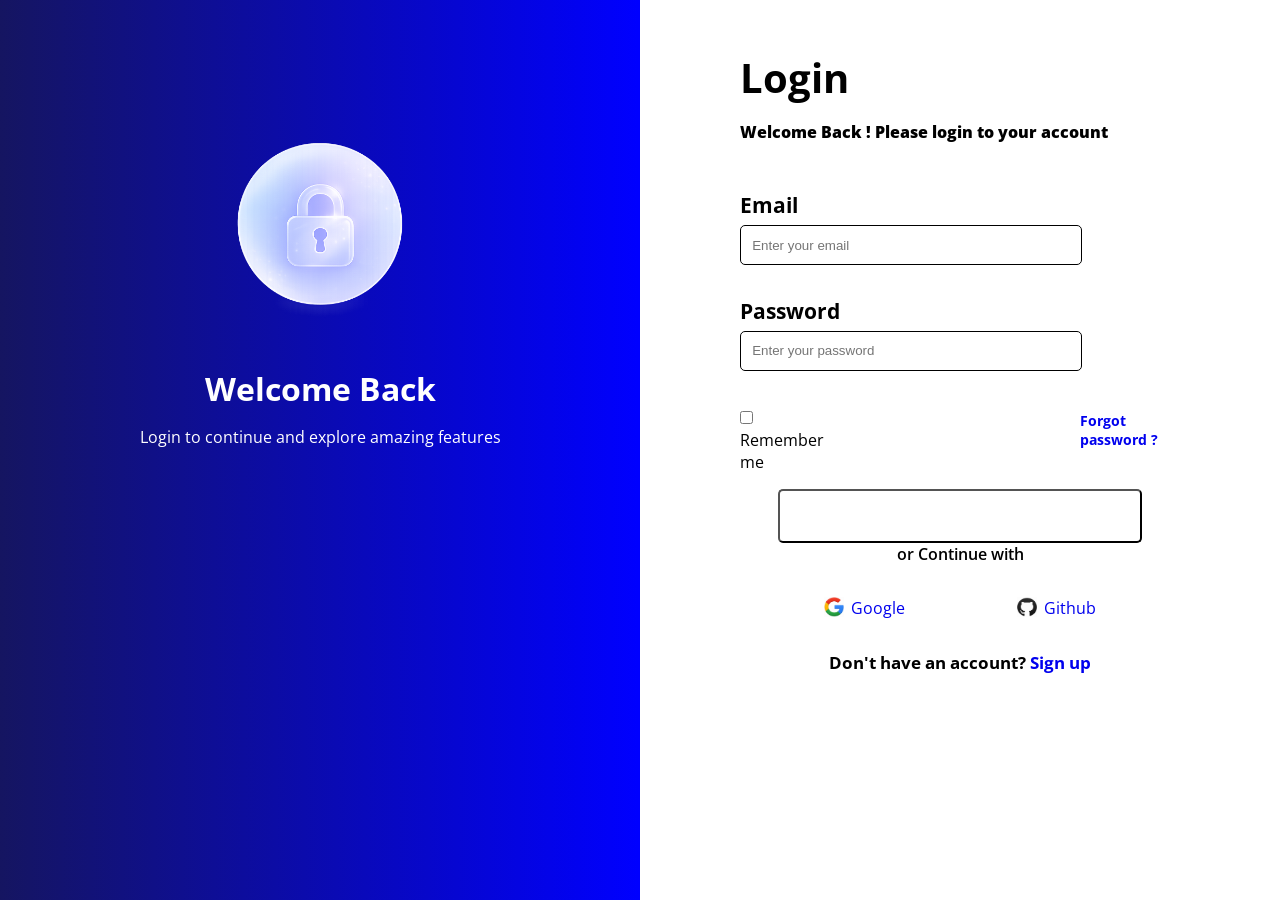
<file: index.html>
<!doctype html>
<html lang="en">
  <head>
    <meta charset="UTF-8" />
    <meta name="viewport" content="width=device-width, initial-scale=1.0" />
    <title>Document</title>
    <link rel="stylesheet" href="Login.css" />
  </head>
  <body>
    <main class="container">
      <!-- || Left panel -->
      <div class="left_panel">
        <img
          src="Images/Lock.png"
          alt="Lock image"
          class="lock_img"
          height="267"
          width="400"
        />
        <h1 class="left_panel__title">Welcome Back</h1>
        <p class="left_panel__description">
          Login to continue and explore amazing features
        </p>
      </div>

      <!-- || Right panel -->
      <div class="right_panel">
        <h1 class="right_panel__heading">Login</h1>
        <p class="right_panel__description">
          Welcome Back ! Please login to your account
        </p>

        <!-- || form  -->
        <form>
          <div class="form__flex">
            <div>
              <h2 class="form__heading">Email</h2>
              <input class="Email" type="text" placeholder="Enter your email" />
            </div>
            <div>
              <h2 class="form__heading form__heading--password">Password</h2>
              <input
                class="password"
                type="text"
                placeholder="Enter your password"
              />
            </div>
          </div>
        </form>

        <!-- || Checkbox part -->
        <div class="checkbox">
          <label class="remember">
            <input type="checkbox" /> <span class="nowrap">Remember me</span>
          </label>

          <a href="#"><h2>Forgot password ?</h2></a>
        </div>

        <!-- || Login button  -->
        <button href="#" type="button" class="login" style="text-align: center">
          Login
        </button>

        <!-- <div class="button-container">
          <button class="login">Login</button>
        </div> -->

        <!-- || option text part  -->
        <h2 class="text">or Continue with</h2>

        <!-- || options  -->
        <div class="option">
          <div class="option__Google">
            <img
              src="Images/google image.jpeg"
              alt="Google"
              height="20"
              width="20"
            />
            <a href="https://www.google.com/">Google</a>
          </div>

          <div class="option__Github">
            <img src="Images/github.jpeg" alt="Github" width="20" height="20" />
            <a href="https://github.com/">Github</a>
          </div>
        </div>

        <!-- || Footer  -->
        <footer>
          <h2>Don't have an account? <a href="signup.html">Sign up</a></h2>
        </footer>
      </div>
    </main>

    <script src="script.js"></script>
  </body>
</html>
</file>
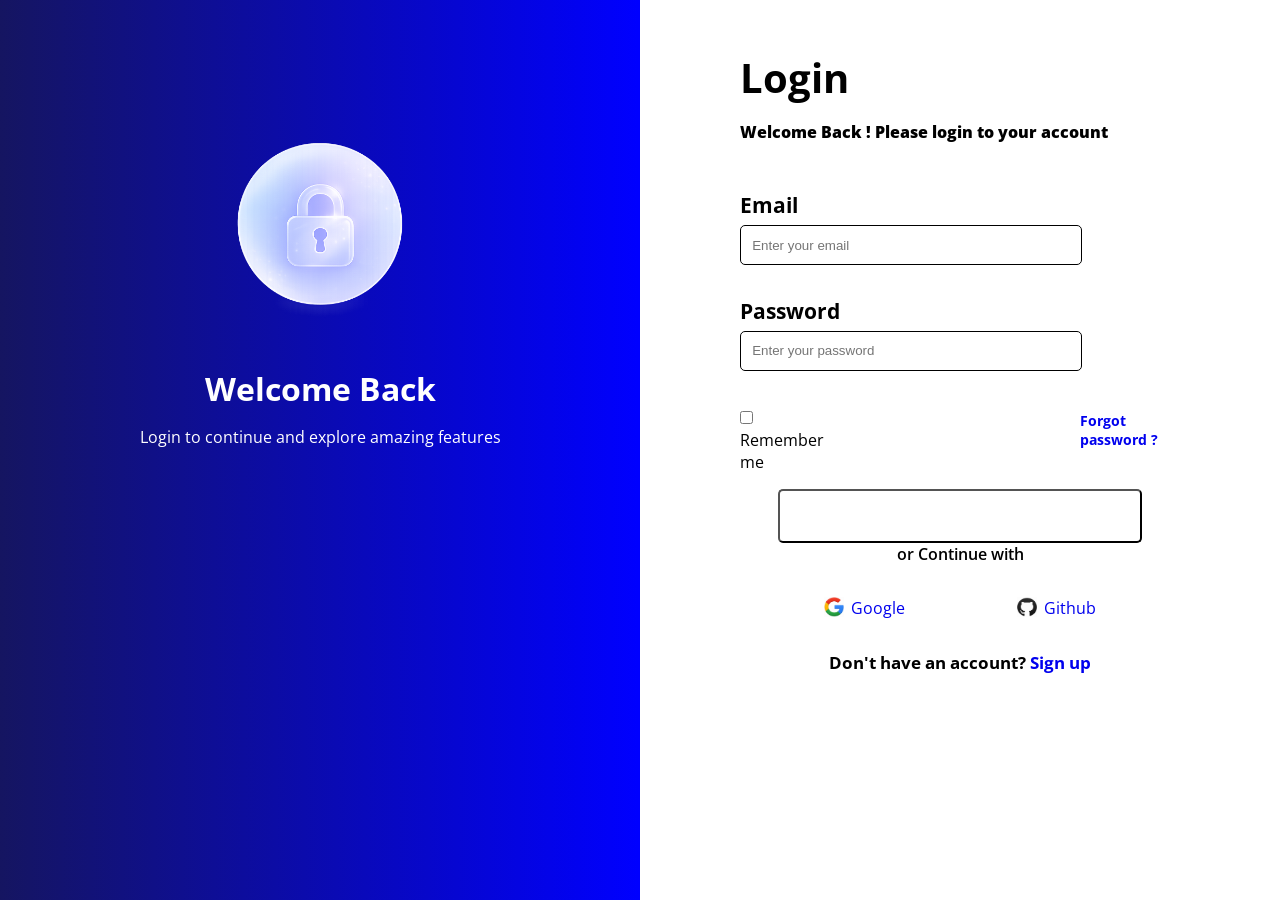
<file: Login.html>
<!doctype html>
<html lang="en">
  <head>
    <meta charset="UTF-8" />
    <meta name="viewport" content="width=device-width, initial-scale=1.0" />
    <title>Document</title>
    <link rel="stylesheet" href="Login.css" />
  </head>
  <body>
    <main class="container">
      <!-- || Left panel -->
      <div class="left_panel">
        <img
          src="Images\Lock.png"
          alt="Lock image"
          class="lock_img"
          height="267"
          width="400"
        />
        <h1 class="left_panel__title">Welcome Back</h1>
        <p class="left_panel__description">
          Login to continue and explore amazing features
        </p>
      </div>

      <!-- || Right panel -->
      <div class="right_panel">
        <h1 class="right_panel__heading">Login</h1>
        <p class="right_panel__description">
          Welcome Back ! Please login to your account
        </p>

        <!-- || form  -->
        <form>
          <div class="form__flex">
            <div>
              <h2 class="form__heading">Email</h2>
              <input type="text" placeholder="Enter your email" />
            </div>
            <div>
              <h2 class="form__heading form__heading--password">Password</h2>
              <input type="text" placeholder="Enter your password" />
            </div>
          </div>
        </form>

        <!-- || Checkbox part -->
        <div class="checkbox">
          <label class="remember">
            <input type="checkbox" /> <span class="nowrap">Remember me</span>
          </label>

          <a href="#"><h2>Forgot password ?</h2></a>
        </div>

        <!-- || Login button  -->
        <button href="#" class="login" style="text-align: center">Login</button>

        <!-- || option text part  -->
        <h2 class="text">or Continue with</h2>

        <!-- || options  -->
        <div class="option">
          <div class="option__Google">
            <img
              src="Images\google image.jpeg"
              alt="Google"
              height="20"
              width="20"
            />
            <a href="https://www.google.com/">Google</a>
          </div>

          <div class="option__Github">
            <img src="Images\github.jpeg" alt="Github" width="20" height="20" />
            <a href="https://github.com/">Github</a>
          </div>
        </div>

        <!-- || Footer  -->
        <footer>
          <h2>Don't have an account? <a href="signup.html">Sign up</a></h2>
        </footer>
      </div>
    </main>
  </body>
</html>
</file>
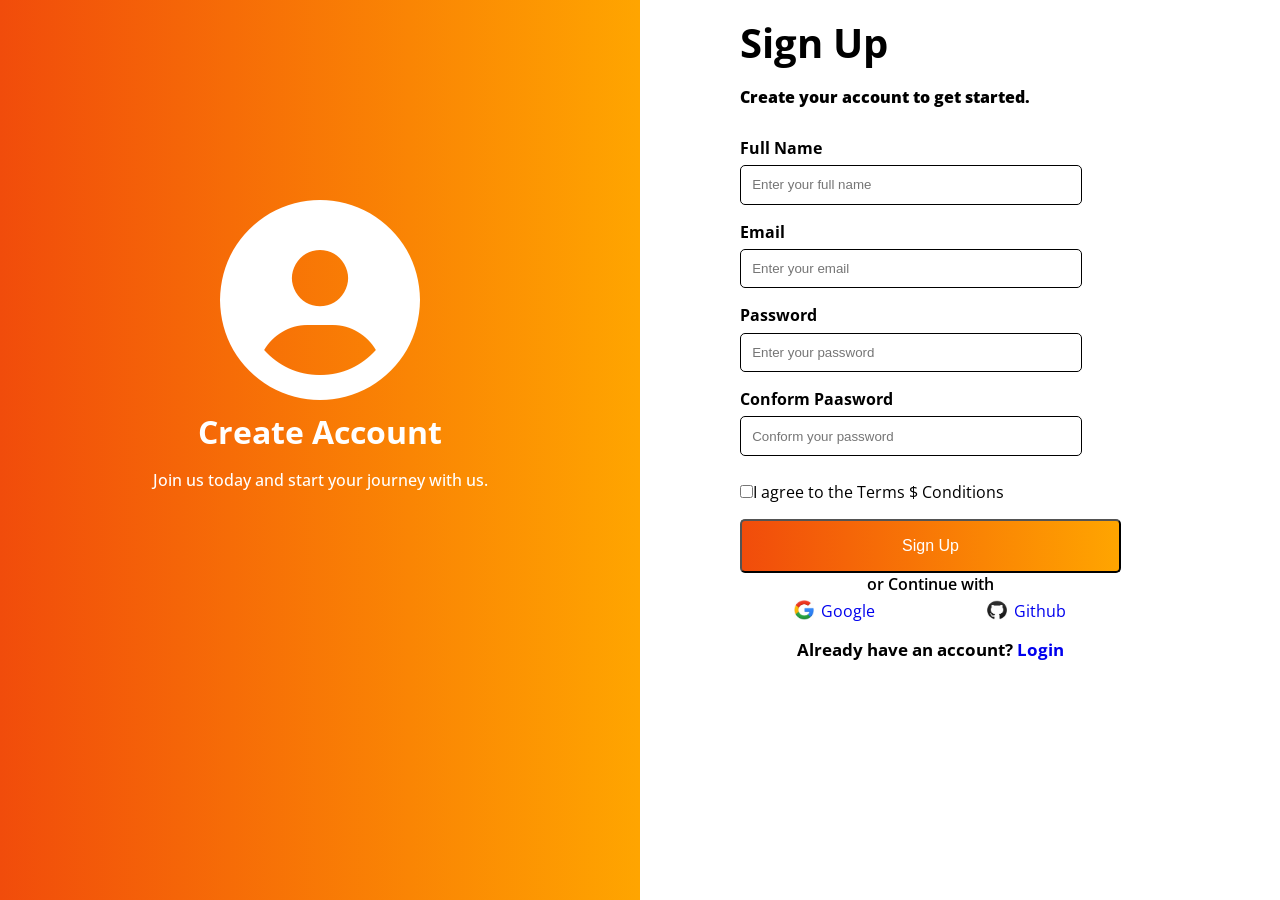
<file: signup.html>
<!doctype html>
<html lang="en">
  <head>
    <meta charset="UTF-8" />
    <meta name="viewport" content="width=device-width, initial-scale=1.0" />
    <title>Document</title>
    <link
      rel="stylesheet"
      href="https://cdnjs.cloudflare.com/ajax/libs/font-awesome/6.5.0/css/all.min.css"
    />
    <link rel="stylesheet" href="signup.css" />
  </head>
  <body>
    <main class="container">
      <!-- || Left panel -->
      <div class="left_panel">
        <i
          class="fa-solid fa-circle-user"
          style="font-size: 200px; color: white"
        ></i>
        <h1 class="left_panel__title">Create Account</h1>
        <p class="left_panel__description">
          Join us today and start your journey with us.
        </p>
      </div>

      <!-- || Right panel -->
      <div class="right_panel">
        <h1 class="right_panel__heading">Sign Up</h1>
        <p class="right_panel__description">
          Create your account to get started.
        </p>

        <!-- || Form  -->
        <form>
          <div class="form__flex">
            <div>
              <h2 class="form__heading form__heading--full">Full Name</h2>
              <input
                class="name"
                type="text"
                placeholder="Enter your full name"
              />
            </div>
            <div>
              <h2 class="form__heading">Email</h2>
              <input class="email" type="text" placeholder="Enter your email" />
            </div>
          </div>

          <div class="form__flex">
            <div>
              <h2 class="form__heading form__heading--password">Password</h2>
              <input
                class="Password"
                type="text"
                placeholder="Enter your password"
              />
            </div>
            <div>
              <h2 class="form__heading form__heading--con_pass">
                Conform Paasword
              </h2>
              <input
                class="con_password"
                type="text"
                placeholder="Conform your password"
              />
            </div>
          </div>
        </form>

        <!-- || Checkbox part -->
        <div class="checkbox">
          <label>
            <input type="checkbox" /><span class="nowrap"
              >I agree to the Terms $ Conditions</span
            >
          </label>
        </div>

        <!-- || Sign Up button  -->
        <button type="button" href="#" class="signup">Sign Up</button>

        <!-- || option text part  -->
        <h2 class="text">or Continue with</h2>

        <!-- || options  -->
        <div class="option">
          <div class="option__Google">
            <img
              src="Images/google image.jpeg"
              alt="Google"
              height="20"
              width="20"
            />
            <a href="https://www.google.com/">Google</a>
          </div>

          <div class="option__Github">
            <img src="Images/github.jpeg" alt="Github" width="20" height="20" />
            <a href="https://github.com/">Github</a>
          </div>
        </div>

        <!-- || Footer  -->
        <footer>
          <h2>Already have an account? <a href="index.html">Login</a></h2>
        </footer>
      </div>
    </main>
    <script src="script.js"></script>
  </body>
</html>
</file>
<file: Login.css>
@import url("https://fonts.googleapis.com/css2?family=Open+Sans:ital,wght@0,300..800;1,300..800&display=swap");

/* || RESET */
* {
  margin: 0;
  padding: 0;
  box-sizing: border-box;
}

/* || Css Variable  */
:root {
  --LINEAR-COLOR-one: blue;
  --LINEAR-COLOR-two: rgb(21, 21, 97);
  --BUTTON-COLOR: purple;
}

body {
  font-family: "Open Sans", sans-serif;
  min-height: 100vh;
  overflow-y: hidden;
}

/* || Container  */
.container {
  display: flex;
  width: 100%;
  min-height: 100vh;
}

/* || Left_panel */
.left_panel {
  min-width: 50%;
  min-height: 100%;
  background-color: var(--LINEAR-COLOR-one);
  background: linear-gradient(
    to left,
    var(--LINEAR-COLOR-one),
    var(--LINEAR-COLOR-two)
  );
}

.left_panel__title,
.left_panel__description {
  color: #fff;
  text-align: center;
}

.left_panel__title {
  font-weight: bold;
  font-size: 2rem;
  margin: 0 1rem 1rem 1rem;
  padding-top: 0;
}

.left_panel__description {
  font-size: 1rem;
}

.lock_img {
  display: block;
  margin: 100px auto;
  margin-bottom: 0;
  padding-bottom: 0;
}

/* || right_panel */
.right_panel {
  padding: 50px 100px;
}

.right_panel__heading {
  font-size: 2.5rem;
  margin-bottom: 1rem;
  font-weight: bolder;
}

.right_panel__description {
  font-size: 1rem;
  margin-bottom: 2rem;
  font-weight: 800;
}

/* || form part  */
input[type="text"] {
  border: 1px solid black;
  padding: 0.7rem 10rem 0.7rem 0.7rem;
  margin: 0.4rem 1.5rem 0px 0px;
  border-radius: 5px;
}

.form__heading {
  padding-top: 1rem;
  font-size: 1.3rem;
}

.form__heading--password {
  padding-top: 2rem;
}

/* || checkbox part  */

.checkbox {
  display: flex;
  justify-content: space-between;
  gap: 15rem;
}

input[type="checkbox"] {
  margin-top: 2.5rem;
  font-weight: bolder;
}

a[href="#"] {
  margin-top: 2.5rem;
  font-size: 0.6rem;
  text-decoration: none;
}

/* || login button part*/

.login {
  display: block;
  margin: 1rem auto 0 auto;
  padding: 1rem 10rem;
  background:
    linear-gradient(to left, var(--LINEAR-COLOR-one)), var(--BUTTON-COLOR);
  color: white;
  font-size: 1rem;
  border-radius: 5px;
}

.login:hover {
  display: block;
  margin: 1rem auto 0 auto;
  padding: 1rem 10rem;
  background: linear-gradient(
    to left,
    rgb(0, 0, 255, 0.5),
    var(--BUTTON-COLOR)
  );
  color: white;
  font-size: 1rem;
  border-radius: 5px;
}

/* || option text part */
.text {
  text-align: center;
  font-size: 1rem;
  font-weight: 600;
}

/* || options*/

.option {
  display: flex;
  justify-content: center;
  align-items: center;
  gap: 7rem;
  margin: 2rem;
}

.option__Google,
.option__Github {
  display: flex;
  gap: 7px;
}

.option a {
  text-decoration: none;
}

/* || footer part */
footer {
  text-align: center;
  font-size: 0.7rem;
  font-weight: 300;
}

footer a {
  text-decoration: none;
}

/*----------------------------------------*/

/* || RESPONSIVE DESIGNS------>> */

@media screen and (max-width: 480px) {
  html {
    overflow-y: auto;
  }

  /* || Container  */
  .container {
    display: flex;
    flex-direction: column;
  }

  /* ||Left panel */
  .left_panel {
    background: linear-gradient(
      to left,
      var(--LINEAR-COLOR-one),
      var(--LINEAR-COLOR-two)
    );
  }

  .lock_img {
    display: flex;
    width: 180px;
    height: auto;
    margin: 20px 10px 0 30%;
  }

  .left_panel__title {
    font-size: 1.5rem;
  }

  .left_panel__description {
    font-size: 0.9rem;
    text-align: center;
    padding: 0 1rem 1rem 1rem;
    font-weight: 500;
  }

  /* || RIGHT PANEL  */
  .right_panel {
    margin: 0;
    padding: 1rem 0 0 1rem;
  }

  .right_panel__heading {
    font-size: 2rem;
  }

  .right_panel__description {
    font-size: 1rem;
    margin-bottom: 0;
    padding-bottom: 0.7rem;
  }

  /* || Form  */
  input[type="text"] {
    padding: 0.7rem 5rem 0.7rem 0.7rem;
    margin: 0.4rem 0rem 0px 0px;
  }

  .form__heading {
    font-size: 1rem;
  }

  .form__heading--password {
    margin-top: 0;
    padding-top: 10px;
  }

  /* || Checkbox  */
  .checkbox {
    display: flex;
    gap: 1rem;
  }

  input[type="checkbox"] {
    font-size: 0.3rem;
    margin-top: 1rem;
    padding-left: 0;
  }

  .remember {
    margin: 0;
  }

  a[href="#"] {
    font-size: 0.5rem;
    margin-top: 1rem;
  }

  /* || Login button  */
  .login {
    display: block;
    margin: 1rem auto 5px auto;
    padding: 0.6rem 2.5rem;
    background: linear-gradient(
      to left,
      var(--LINEAR-COLOR-one),
      var(--BUTTON-COLOR)
    );
    font-weight: 500;
  }

  .login:hover {
    display: block;
    margin: 1rem auto 5px auto;
    padding: 0.6rem 2.5rem;
    background: linear-gradient(
      to left,
      rgb(0, 0, 255, 0.5),
      var(--BUTTON-COLOR)
    );
    font-weight: 500;
  }

  /* || Option  */
  .option {
    gap: 2rem;
    margin: 1.5rem 0;
  }

  /* || Footer  */
  footer {
    margin: 20px 0 5px 0;
    font-size: 10px;
  }
}

@media screen and (max-width: 320px) {
  /* || RESET  */
  * {
    margin: 0;
    padding: 0;
    box-sizing: border-box;
  }

  /* || Container  */
  .container {
    display: flex;
    flex-direction: column;
    min-height: 100vh;
  }

  /* || Left panel  */
  .left_panel {
    /* width: 100%; */
    min-width: 100%;
    min-height: 25%;
    display: flex;
    flex-direction: column;
    justify-content: center;
    align-items: center;
    background: linear-gradient(
      to left,
      var(--LINEAR-COLOR-one),
      var(--LINEAR-COLOR-two)
    );
  }

  .lock_img {
    margin: 20px 10px 0 10px;
  }

  .left_panel__title {
    margin: 0 0 5px 0;
  }
  .left_panel__description {
    margin: 0 0 5px 0;
    padding: 1rem;
    font-weight: 700;
  }

  /* || RIGHT PANEL  */
  .right_panel {
    width: 100%;
    min-width: 100%;
    margin: 0;
    padding: 1rem 0 0 1rem;
  }

  .right_panel__heading {
    font-size: 1.5rem;
    margin-bottom: 5px;
    padding-top: 10px;
  }

  .right_panel__description {
    font-size: 0.8rem;
    margin-bottom: 0.3rem;
    font-weight: 500;
  }

  /* || Form  */
  input[type="text"] {
    padding: 0.3rem 5rem 0.3rem 0.3rem;
    margin: 0.3rem 0rem 0px 0px;
  }

  .form__heading {
    font-size: 0.7rem;
    padding-top: 2px;
  }

  .form__heading--password {
    margin-top: 0;
    padding-top: 10px;
  }

  /* || Checkbox  */
  .checkbox {
    display: flex;
    gap: 1rem;
  }

  input[type="checkbox"] {
    font-size: 0.3rem;
    margin: 10px 0 5px 0;
    padding-left: 0;
  }

  a[href="#"] {
    font-size: 0.5rem;
    margin: 10px 0 5px 0;
  }

  /* || Login button  */
  .login {
    display: block;
    margin: 1rem auto 5px auto;
    padding: 0.4rem 3rem;
    border-radius: 10px;
    font-weight: 700;
    background: linear-gradient(
      to left,
      var(--LINEAR-COLOR-one),
      var(--BUTTON-COLOR)
    );
  }

  .login:hover {
    display: block;
    margin: 1rem auto 5px auto;
    padding: 0.4rem 3rem;
    border-radius: 10px;
    font-weight: 700;
    background: linear-gradient(
      to left,
      rgb(0, 0, 255, 0.5),
      var(--BUTTON-COLOR)
    );
  }

  /* || Option text  */
  .text {
    font-size: 0.7rem;
  }

  /* || Option  */
  .option {
    gap: 2rem;
    margin: 0.8rem 0 0 0;
    font-size: 0.7rem;
    font-weight: 900;
  }

  /* || Footer  */
  footer {
    margin: 2px 0 5px 0;
    font-size: 10px;
  }
}

@media (min-width: 768px) and (max-width: 1024px) {
  * {
    box-sizing: border-box;
  }
  html,
  body {
    height: 100%;
    margin: 0;
    padding: 0;
  }
  body {
    overflow: auto;
  }

  /* || Container  */
  .container {
    display: flex;
    flex-direction: column;
    align-items: stretch;
    flex-wrap: wrap;
    min-height: 100dvh;
  }

  .container > * {
    min-height: 0;
  }

  /* ||Left panel */
  .left_panel {
    display: flex;
    flex: 1;
    flex-direction: column;
    justify-content: center;
    align-items: center;
    min-width: 0;
    background: linear-gradient(
      to left,
      var(--LINEAR-COLOR-one),
      var(--LINEAR-COLOR-two)
    );
    min-height: 0;
  }

  .lock_img {
    max-width: 320px;
    width: 80%;
    height: auto;
    object-fit: contain;
  }

  .left_panel__title {
    font-size: 1.5rem;
  }

  .left_panel__description {
    font-size: 0.9rem;
    text-align: center;
    padding: 0 1rem 1rem 1rem;
    font-weight: 500;
  }

  /* || RIGHT PANEL  */
  .right_panel {
    margin: 0;
    padding: 2rem 0 0 3rem;
    align-items: flex-start;
    min-width: 0;
    min-height: 0;
    flex: 1;
  }

  .right_panel__heading {
    font-size: 2.5rem;
  }

  .right_panel__description {
    font-size: 1.5rem;
    margin-bottom: 0;
    padding-bottom: 1rem;
    font-weight: 600;
  }

  /* || Form  */
  input[type="text"] {
    width: 100%;
    max-width: 420px;
    padding: 0.7rem 1rem;
    box-sizing: border-box;
  }

  .form__heading {
    font-size: 1.5rem;
  }
  .form__flex {
    flex-direction: column;
    gap: 1.5rem;
  }

  .form__flex div {
    width: 100%;
  }

  .form__flex input {
    width: 100%;
    box-sizing: border-box;
  }

  /* || Checkbox  */
  .checkbox {
    display: flex;
    justify-content: space-between;
    align-items: center; /* important */
    flex-wrap: nowrap; /* prevents breaking */
    gap: 10px;
  }

  input[type="checkbox"] {
    width: 16px;
    height: 16px;
  }

  .remember {
    margin: 0;
    font-size: 1rem;
  }

  a[href="#"] {
    font-size: 0.7rem;
    margin-top: 1rem;
  }

  /* || Login button  */
  .login {
    display: block;
    margin: 1rem auto 10px auto;
    padding: 0.6rem 6rem;
    background: linear-gradient(
      to left,
      var(--LINEAR-COLOR-one),
      var(--BUTTON-COLOR)
    );
    font-weight: 500;
    font-size: 1.3rem;
  }

  .login:hover {
    display: block;
    margin: 1rem auto 10px auto;
    padding: 0.6rem 6rem;
    background: linear-gradient(
      to left,
      rgb(0, 0, 255, 0.5),
      var(--BUTTON-COLOR)
    );
    font-weight: 500;
    font-size: 1.3rem;
  }

  /* || Option  */
  .option {
    gap: 2rem;
    margin: 1.5rem 0;
  }

  /* || Footer  */
  footer {
    margin: 20px 0 5px 0;
    font-size: 1rem;
  }
}

@media (min-width: 481px) and (max-width: 768px) {
  * {
    box-sizing: border-box;
  }
  html,
  body {
    height: 100%;
    margin: 0;
    padding: 0;
  }
  body {
    overflow: auto;
  }

  /* || Container  */
  .container {
    display: flex;
    flex-direction: column;
    align-items: stretch;
    flex-wrap: wrap;
    min-height: 100dvh;
  }

  .container > * {
    min-height: 0;
  }

  /* ||Left panel */
  .left_panel {
    display: flex;
    flex: 1;
    flex-direction: column;
    justify-content: center;
    align-items: center;
    min-width: 0;
    background: linear-gradient(
      to left,
      var(--LINEAR-COLOR-one),
      var(--LINEAR-COLOR-two)
    );
    min-height: 0;
  }

  .lock_img {
    max-width: 320px;
    width: 80%;
    height: auto;
    object-fit: contain;
  }

  .left_panel__title {
    font-size: 1.5rem;
  }

  .left_panel__description {
    font-size: 0.9rem;
    text-align: center;
    padding: 0 1rem 1rem 1rem;
    font-weight: 500;
  }

  /* || RIGHT PANEL  */
  .right_panel {
    margin: 0;
    padding: 2rem 0 0 2.5rem;
    align-items: flex-start;
    min-width: 0;
    min-height: 0;
    flex: 1;
  }

  .right_panel__heading {
    font-size: 2.5rem;
  }

  .right_panel__description {
    font-size: 1.5rem;
    margin-bottom: 0;
    padding-bottom: 1rem;
    font-weight: 600;
  }

  /* || Form  */
  input[type="text"] {
    width: 100%;
    max-width: 420px;
    padding: 0.7rem 1rem;
    box-sizing: border-box;
  }

  .form__heading {
    font-size: 1.5rem;
  }
  .form__flex {
    flex-direction: column;
    gap: 1.5rem;
  }

  .form__flex div {
    width: 100%;
  }

  .form__flex input {
    width: 100%;
    box-sizing: border-box;
  }

  /* || Checkbox  */
  .checkbox {
    display: flex;
    justify-content: space-between;
    align-items: center; /* important */
    flex-wrap: nowrap; /* prevents breaking */
    gap: 10px;
  }

  input[type="checkbox"] {
    width: 16px;
    height: 16px;
  }

  .remember {
    margin: 0;
    font-size: 1rem;
  }

  a[href="#"] {
    font-size: 0.7rem;
    margin-top: 1rem;
  }

  /* || Login button  */
  .login {
    display: block;
    margin: 1rem auto 10px auto;
    padding: 0.6rem 6rem;
    background: linear-gradient(
      to left,
      var(--LINEAR-COLOR-one),
      var(--BUTTON-COLOR)
    );
    font-weight: 500;
    font-size: 1.3rem;
  }

  .login:hover {
    display: block;
    margin: 1rem auto 10px auto;
    padding: 0.6rem 6rem;
    background: linear-gradient(
      to left,
      rgb(0, 0, 255, 0.5),
      var(--BUTTON-COLOR)
    );
    font-weight: 500;
    font-size: 1.3rem;
  }

  /* || Option  */
  .option {
    gap: 2rem;
    margin: 1.5rem 0;
  }

  /* || Footer  */
  footer {
    margin: 20px 0 5px 0;
    font-size: 1rem;
  }
}
</file>
<file: signup.css>
@import url("https://fonts.googleapis.com/css2?family=Open+Sans:ital,wght@0,300..800;1,300..800&display=swap");

/* || RESET */
* {
  margin: 0;
  padding: 0;
  box-sizing: border-box;
}

/* || Css Variable  */
:root {
  --LINEAR-COLOR-one: orange;
  --LINEAR-COLOR-two: rgb(241, 76, 11);
}

body {
  font-family: "Open Sans", sans-serif;
  min-height: 100vh;
  overflow-y: hidden;
}

/* || Container  */
.container {
  display: flex;
  width: 100%;
  min-height: 100vh;
}

/* || Left_panel */
.left_panel {
  min-width: 50%;
  min-height: 100%;
  background: linear-gradient(
    to left,
    var(--LINEAR-COLOR-one),
    var(--LINEAR-COLOR-two)
  );
  text-align: center;
}

.left_panel__title,
.left_panel__description {
  color: #fff;
  text-align: center;
}

.left_panel__title {
  font-weight: bold;
  font-size: 2rem;
  margin: 0 1rem 1rem 1rem;
  padding-top: 0;
}

.left_panel__description {
  font-size: 1rem;
  font-weight: 500;
}

.left_panel i {
  margin: 200px auto;
  margin-bottom: 10px;
  padding-bottom: 0;
}

/* || right_panel */
.right_panel {
  margin: 15px 100px;
}

.right_panel__heading {
  font-size: 2.5rem;
  margin-bottom: 1rem;
  font-weight: bolder;
}

.right_panel__description {
  font-size: 1rem;
  margin-bottom: 0.8rem;
  font-weight: 800;
}

/* || form part  */
input[type="text"] {
  border: 1px solid black;
  padding: 0.7rem 10rem 0.7rem 0.7rem;
  margin: 0.4rem 1.5rem 0px 0px;
  border-radius: 5px;
}

.form__heading {
  padding-top: 1rem;
  font-size: 1rem;
}

/* || checkbox part  */

.checkbox {
  display: flex;
  justify-content: space-between;
  gap: 15rem;
}

input[type="checkbox"] {
  margin-top: 1.8rem;
  font-weight: bolder;
}

/* || login button part*/
.signup {
  display: block;
  margin: 1rem auto 0 auto;
  padding: 1rem 10rem;
  background: linear-gradient(
    to left,
    var(--LINEAR-COLOR-one),
    var(--LINEAR-COLOR-two)
  );
  color: white;
  font-size: 1rem;
  border-radius: 5px;
}

.signup:hover {
  display: block;
  margin: 1rem auto 0 auto;
  padding: 1rem 10rem;
  background: linear-gradient(
    to left,
    rgb(255, 165, 0, 0.7),
    var(--LINEAR-COLOR-two)
  );
  color: white;
  font-size: 1rem;
  border-radius: 5px;
}

/* || option text part */
.text {
  text-align: center;
  font-size: 1rem;
  font-weight: 600;
}

/* || options*/

.option {
  display: flex;
  justify-content: center;
  align-items: center;
  gap: 7rem;
  margin-top: 5px;
}

.option__Google,
.option__Github {
  display: flex;
  gap: 7px;
}

.option a {
  text-decoration: none;
}

/* || footer part */
footer {
  text-align: center;
  font-size: 0.7rem;
  font-weight: 300;
  margin-top: 1rem;
}

footer a {
  text-decoration: none;
}

/* || RESPONSIVE DESIGN------>> */

/* || FOR MOBILE DEVICES  */
@media screen and (max-width: 480px) {
  html {
    overflow-x: hidden;
  }
  .container {
    display: flex;
    flex-direction: column;
  }

  /* ||LEFT PANEL  */
  .left_panel {
    background: linear-gradient(
      to left,
      var(--LINEAR-COLOR-one),
      var(--LINEAR-COLOR-two)
    );
  }

  .left_panel i {
    font-size: 100px !important;
    margin: 20px auto;
    margin-bottom: 10px;
    padding-bottom: 0;
  }

  .left_panel__title {
    font-size: 1.2rem;
  }

  .left_panel__description {
    font-size: 0.9rem;
    text-align: center;
    padding: 0 1rem;
    margin-bottom: 10px;
    font-weight: 500;
  }

  /* || RIGHT PANEL  */
  .right_panel {
    min-width: 60%;
    margin: 0;
    padding: 0.6rem 0 0 1rem;
  }

  .right_panel__heading {
    font-size: 2rem;
  }

  .right_panel__description {
    font-size: 1rem;
    margin: 5px 0 5px 0;
    padding-bottom: 0.5rem;
  }

  input[type="text"] {
    border: 1px solid black;
    padding: 0.7rem 10rem 0.7rem 0.7rem;
    margin: 0.4rem 1.5rem 0px 0px;
    border-radius: 5px;
  }

  .form__heading {
    font-size: 1rem;
  }

  input[type="checkbox"] {
    font-size: 0.7rem;
  }

  .form__heading--con_pass {
    margin-bottom: 0;
    padding-bottom: 0%;
  }

  .checkbox {
    margin: 0 0 10px 0;
    padding-top: 0px;
    height: 30px;
  }

  .signup {
    display: block;
    margin: 1.5rem auto 5px auto;
    padding: 0.6rem 2rem;
    font-weight: 700;
    background: linear-gradient(
      to left,
      var(--LINEAR-COLOR-one),
      var(--LINEAR-COLOR-two)
    );
  }

  .signup:hover {
    display: block;
    margin: 1.5rem auto 5px auto;
    padding: 0.6rem 2rem;
    font-weight: 700;
    background: linear-gradient(
      to left,
      rgb(255, 165, 0, 0.7),
      var(--LINEAR-COLOR-two)
    );
  }

  .text {
    margin-bottom: 0;
  }

  .option {
    gap: 2rem;
    margin: 1rem 0 0.7rem 0;
  }

  footer {
    margin: 10px 0 5px 0;
    font-size: 10px;
  }
}

/* || Small Phones  */
@media screen and (max-width: 320px) {
  /* || CONTAINER  */
  * {
    margin: 0;
    padding: 0;
    box-sizing: border-box;
  }

  body {
    overflow-y: hidden;
  }

  .container {
    display: flex;
    flex-direction: column;
    min-height: 100vh;
  }

  .left_panel {
    /* width: 100%; */
    min-width: 100%;
    min-height: 25%;
    display: flex;
    flex-direction: column;
    justify-content: center;
    align-items: center;
    background: linear-gradient(
      to left,
      var(--LINEAR-COLOR-one),
      var(--LINEAR-COLOR-two)
    );
  }

  .left_panel i {
    margin: 20px 10px 0 10px;
  }

  .left_panel__title {
    margin: 0 0 5px 0;
  }
  .left_panel__description {
    margin: 0 0 5px 0;
    padding: 0.5rem;
    font-weight: 700;
  }

  /* || RIGHT PANEL  */
  .right_panel {
    /* width: 100%; */
    min-width: 100%;
    margin: 0;
    padding: 0.5rem 0 0 1rem;
  }

  .right_panel__heading {
    font-size: 1.5rem;
    margin-bottom: 2px;
  }

  .right_panel__description {
    font-size: 0.8rem;
    margin-bottom: 0px;
    padding-bottom: 5px;
    font-weight: 500;
  }

  input[type="text"] {
    padding: 0.3rem 5rem 0.3rem 0.3rem;
    margin: 0.3rem 0rem 0px 0px;
  }

  .form__heading {
    font-size: 0.7rem;
    padding-top: 1px;
  }

  .checkbox {
    display: flex;
    gap: 1rem;
  }

  input[type="checkbox"] {
    font-size: 5px;
    margin: 10px 0 2px 0;
    padding-left: 0;
  }

  .signup {
    display: block;
    margin: 1rem auto 5px auto;
    padding: 0.4rem 3rem;
    border-radius: 10px;
    font-weight: 700;
    background: linear-gradient(
      to left,
      var(--LINEAR-COLOR-one),
      var(--LINEAR-COLOR-two)
    );
  }

  .signup:hover {
    display: block;
    margin: 1rem auto 5px auto;
    padding: 0.4rem 3rem;
    border-radius: 10px;
    font-weight: 700;
    background: linear-gradient(
      to left,
      rgb(255, 165, 0, 0.7),
      var(--LINEAR-COLOR-two)
    );
  }

  .text {
    font-size: 0.7rem;
  }

  .option {
    gap: 2rem;
    margin: 0.3rem 0 0 0;
    font-size: 0.7rem;
    font-weight: 900;
  }

  footer {
    margin-top: 0 0 5px 0;
    font-size: 10px;
  }
}

/* || Tablets  */
@media (min-width: 768px) and (max-width: 1024px) {
  * {
    box-sizing: border-box;
  }
  html,
  body {
    height: 100%;
    margin: 0;
    padding: 0;
  }
  body {
    overflow: auto;
  }

  /* || Container  */
  .container {
    display: flex;
    flex-direction: column;
    align-items: stretch;
    flex-wrap: wrap;
    min-height: 100dvh;
  }

  .container > * {
    min-height: 0;
  }

  /* ||Left panel */
  .left_panel {
    display: flex;
    flex: 1;
    flex-direction: column;
    justify-content: center;
    align-items: center;
    min-width: 0;
    background: linear-gradient(
      to left,
      var(--LINEAR-COLOR-one),
      var(--LINEAR-COLOR-two)
    );
    min-height: 0;
  }

  .lock_img {
    max-width: 320px;
    width: 80%;
    height: auto;
    object-fit: contain;
  }

  .left_panel__title {
    font-size: 1.5rem;
  }

  .left_panel__description {
    font-size: 0.9rem;
    text-align: center;
    padding: 0 1rem 1rem 1rem;
    font-weight: 500;
  }

  /* || RIGHT PANEL  */
  .right_panel {
    margin: 0;
    padding: 2rem 0 0 3rem;
    align-items: flex-start;
    min-width: 0;
    min-height: 0;
    flex: 1;
  }

  .right_panel__heading {
    font-size: 2.5rem;
  }

  .right_panel__description {
    font-size: 1.5rem;
    margin-bottom: 0;
    padding-bottom: 1rem;
    font-weight: 600;
  }

  /* || Form  */
  input[type="text"] {
    width: 100%;
    max-width: 420px;
    padding: 0.7rem 1rem;
    box-sizing: border-box;
  }

  .form__heading {
    font-size: 1.5rem;
  }
  .form__flex {
    flex-direction: column;
    gap: 1.5rem;
  }

  .form__flex div {
    width: 100%;
  }

  .form__flex input {
    width: 100%;
    box-sizing: border-box;
  }

  /* || Checkbox  */
  .checkbox {
    display: flex;
    justify-content: space-between;
    align-items: center; /* important */
    flex-wrap: nowrap; /* prevents breaking */
    gap: 10px;
  }

  input[type="checkbox"] {
    width: 16px;
    height: 16px;
  }

  .remember {
    margin: 0;
    font-size: 1rem;
  }

  a[href="#"] {
    font-size: 0.7rem;
    margin-top: 1rem;
  }

  /* || Login button  */
  .signup {
    display: block;
    margin: 1rem auto 10px auto;
    padding: 0.6rem 6rem;
    background: linear-gradient(
      to left,
      var(--LINEAR-COLOR-one),
      var(--BUTTON-COLOR)
    );
    font-weight: 500;
    font-size: 1.3rem;
  }

  .signup:hover {
    display: block;
    margin: 1rem auto 10px auto;
    padding: 0.6rem 6rem;
    background: linear-gradient(
      to left,
      rgb(0, 0, 255, 0.5),
      var(--BUTTON-COLOR)
    );
    font-weight: 500;
    font-size: 1.3rem;
  }

  /* || Option  */
  .option {
    gap: 2rem;
    margin: 1.5rem 0;
  }

  /* || Footer  */
  footer {
    margin: 20px 0 5px 0;
    font-size: 1rem;
  }
}

/* ||Large Mobiles  */
@media (min-width: 481px) and (max-width: 768px) {
  * {
    box-sizing: border-box;
  }
  html,
  body {
    height: 100%;
    margin: 0;
    padding: 0;
  }
  body {
    overflow: auto;
  }

  /* || Container  */
  .container {
    display: flex;
    flex-direction: column;
    align-items: stretch;
    flex-wrap: wrap;
    min-height: 100dvh;
  }

  .container > * {
    min-height: 0;
  }

  /* ||Left panel */
  .left_panel {
    display: flex;
    flex: 1;
    flex-direction: column;
    justify-content: center;
    align-items: center;
    min-width: 0;
    background: linear-gradient(
      to left,
      var(--LINEAR-COLOR-one),
      var(--LINEAR-COLOR-two)
    );
    min-height: 0;
  }

  .lock_img {
    max-width: 320px;
    width: 80%;
    height: auto;
    object-fit: contain;
  }

  .left_panel__title {
    font-size: 1.5rem;
  }

  .left_panel__description {
    font-size: 0.9rem;
    text-align: center;
    padding: 0 1rem 1rem 1rem;
    font-weight: 500;
  }

  /* || RIGHT PANEL  */
  .right_panel {
    margin: 0;
    padding: 2rem 0 0 2.5rem;
    align-items: flex-start;
    min-width: 0;
    min-height: 0;
    flex: 1;
  }

  .right_panel__heading {
    font-size: 2.5rem;
  }

  .right_panel__description {
    font-size: 1.5rem;
    margin-bottom: 0;
    padding-bottom: 1rem;
    font-weight: 600;
  }

  /* || Form  */
  input[type="text"] {
    width: 100%;
    max-width: 420px;
    padding: 0.7rem 1rem;
    box-sizing: border-box;
  }

  .form__heading {
    font-size: 1.5rem;
  }
  .form__flex {
    flex-direction: column;
    gap: 1.5rem;
  }

  .form__flex div {
    width: 100%;
  }

  .form__flex input {
    width: 100%;
    box-sizing: border-box;
  }

  /* || Checkbox  */
  .checkbox {
    display: flex;
    justify-content: space-between;
    align-items: center; /* important */
    flex-wrap: nowrap; /* prevents breaking */
    gap: 10px;
  }

  input[type="checkbox"] {
    width: 16px;
    height: 16px;
  }

  .remember {
    margin: 0;
    font-size: 1rem;
  }

  a[href="#"] {
    font-size: 0.7rem;
    margin-top: 1rem;
  }

  /* || Login button  */
  .signup {
    display: block;
    margin: 1rem auto 10px auto;
    padding: 0.6rem 6rem;
    background: linear-gradient(
      to left,
      var(--LINEAR-COLOR-one),
      var(--BUTTON-COLOR)
    );
    font-weight: 500;
    font-size: 1.3rem;
  }

  .signup:hover {
    display: block;
    margin: 1rem auto 10px auto;
    padding: 0.6rem 6rem;
    background: linear-gradient(
      to left,
      rgb(0, 0, 255, 0.5),
      var(--BUTTON-COLOR)
    );
    font-weight: 500;
    font-size: 1.3rem;
  }

  /* || Option  */
  .option {
    gap: 2rem;
    margin: 1.5rem 0;
  }

  /* || Footer  */
  footer {
    margin: 20px 0 5px 0;
    font-size: 1rem;
  }
}
</file>
